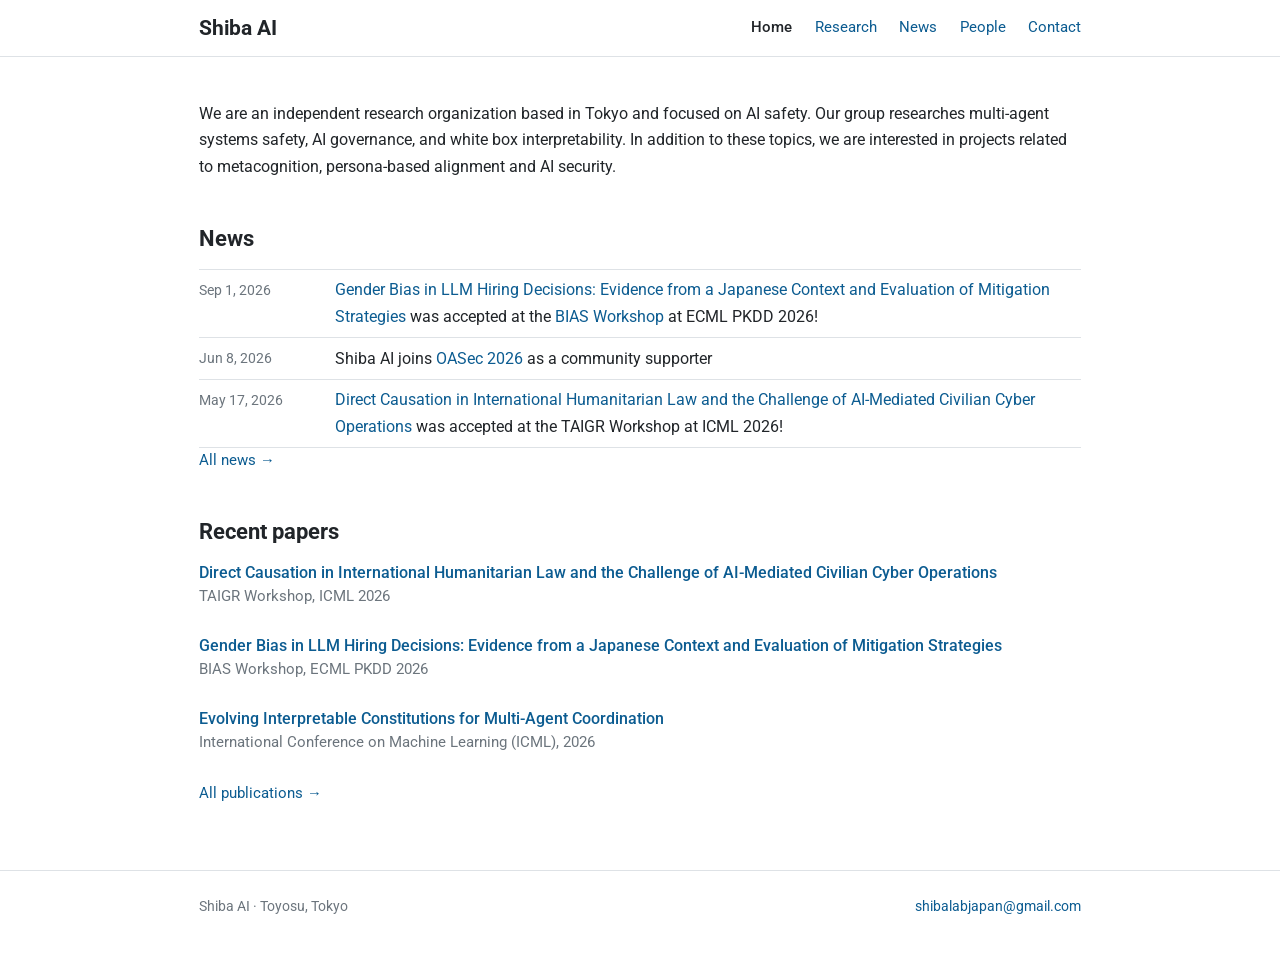
<file: index.html>
<!DOCTYPE html>
<html lang="en">
<head>
<meta charset="utf-8">
<meta name="viewport" content="width=device-width, initial-scale=1">
<title>Shiba AI</title>
<meta name="description" content="Shiba AI is an independent research organization based in Tokyo, focused on AI safety.">
<!-- STAGING ONLY: keeps the preview URL out of search results.
     DELETE this meta tag when the site goes live on shiba-ai.jp. -->
<meta name="robots" content="noindex, nofollow">
<link rel="preconnect" href="https://fonts.googleapis.com">
<link rel="preconnect" href="https://fonts.gstatic.com" crossorigin>
<link href="https://fonts.googleapis.com/css2?family=Roboto:wght@400;500;700&display=swap" rel="stylesheet">
<link rel="stylesheet" href="css/style.css">
</head>
<body>

<header class="site-header">
  <div class="wrap">
    <h1><a class="brand" href="index.html">Shiba AI</a></h1>
    <nav class="nav">
      <a href="index.html" aria-current="page">Home</a>
      <a href="research.html">Research</a>
      <a href="news.html">News</a>
      <a href="people.html">People</a>
      <a href="contact.html">Contact</a>
    </nav>
  </div>
</header>

<main class="wrap">

  <p>We are an independent research organization based in Tokyo and focused on
    AI safety. Our group researches multi-agent systems safety, AI governance,
    and white box interpretability. In addition to these topics, we are
    interested in projects related to metacognition, persona-based alignment and
    AI security.</p>

  <h2>News</h2>

  <ul class="news">
    <li>
      <span class="news-date">Sep 1, 2026</span>
      <span class="news-item"><a href="https://arxiv.org/abs/2606.18649">Gender Bias in LLM Hiring Decisions: Evidence from a Japanese Context and Evaluation of Mitigation Strategies</a> was accepted at the <a href="https://sites.google.com/view/bias-2026-ecmlpkdd">BIAS Workshop</a> at ECML PKDD 2026!</span>
    </li>
    <li>
      <span class="news-date">Jun 8, 2026</span>
      <span class="news-item">Shiba AI joins <a href="https://oasec.org/">OASec 2026</a> as a community supporter</span>
    </li>
    <li>
      <span class="news-date">May 17, 2026</span>
      <span class="news-item"><a href="https://arxiv.org/abs/2606.29175">Direct Causation in International Humanitarian Law and the Challenge of AI-Mediated Civilian Cyber Operations</a> was accepted at the TAIGR Workshop at ICML 2026!</span>
    </li>
  </ul>

  <p class="small"><a href="news.html">All news &rarr;</a></p>

  <h2>Recent papers</h2>

  <ul class="pub-list">
    <li class="pub">
      <a class="pub-title" href="https://arxiv.org/abs/2606.29175">Direct Causation in International Humanitarian Law and the Challenge of AI-Mediated Civilian Cyber Operations</a>
      <span class="pub-venue">TAIGR Workshop, ICML 2026</span>
    </li>
    <li class="pub">
      <a class="pub-title" href="https://arxiv.org/abs/2606.18649">Gender Bias in LLM Hiring Decisions: Evidence from a Japanese Context and Evaluation of Mitigation Strategies</a>
      <span class="pub-venue">BIAS Workshop, ECML PKDD 2026</span>
    </li>
    <li class="pub">
      <a class="pub-title" href="https://arxiv.org/abs/2602.00755">Evolving Interpretable Constitutions for Multi-Agent Coordination</a>
      <span class="pub-venue">International Conference on Machine Learning (ICML), 2026</span>
    </li>
  </ul>

  <p class="small"><a href="research.html">All publications &rarr;</a></p>

</main>

<footer class="site-footer">
  <div class="wrap">
    <span>Shiba AI &middot; Toyosu, Tokyo</span>
    <span><a href="mailto:shibalabjapan@gmail.com">shibalabjapan@gmail.com</a></span>
  </div>
</footer>

</body>
</html>
</file>
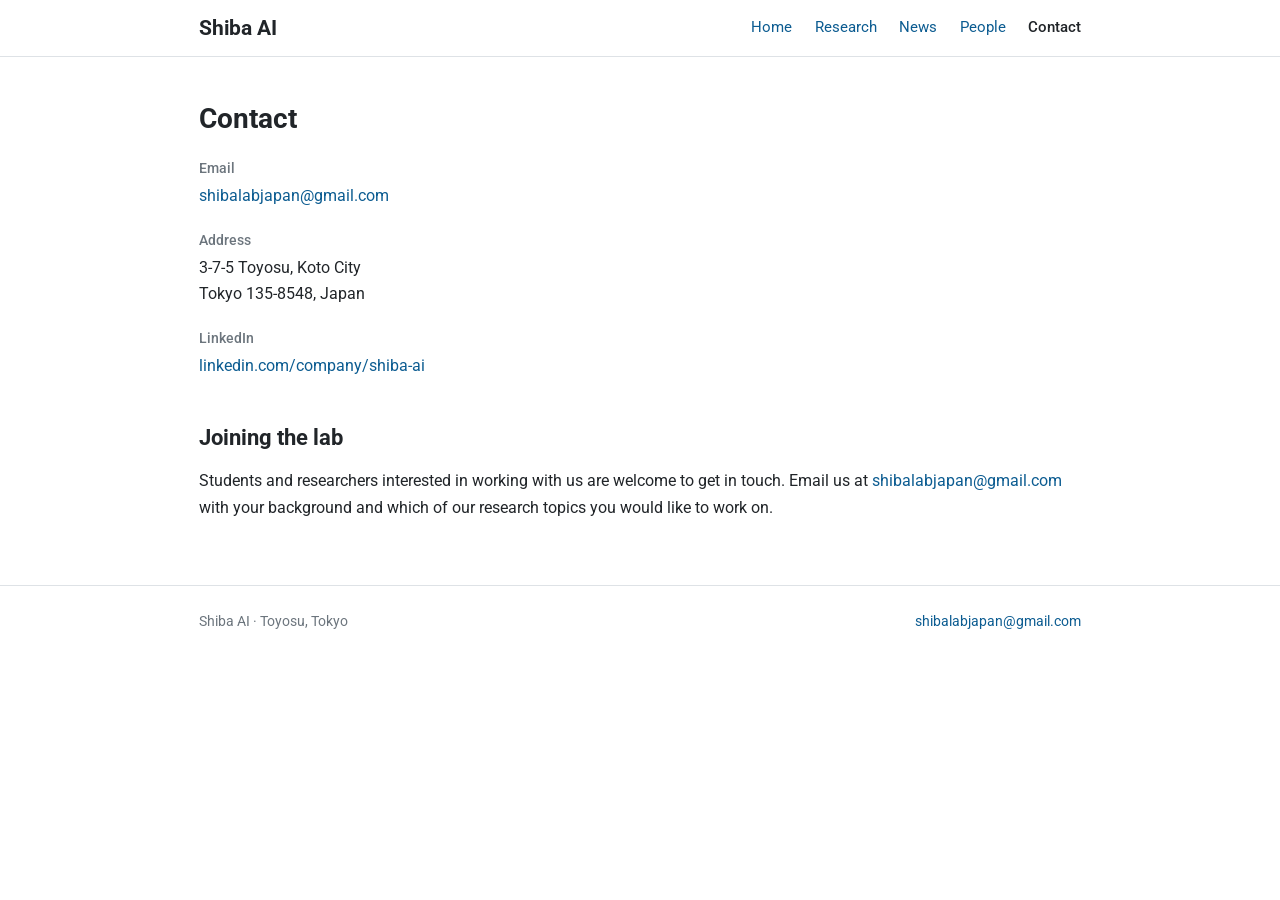
<file: contact.html>
<!DOCTYPE html>
<html lang="en">
<head>
<meta charset="utf-8">
<meta name="viewport" content="width=device-width, initial-scale=1">
<title>Contact — Shiba AI</title>
<meta name="description" content="Contact Shiba AI, an independent AI safety research organization in Toyosu, Tokyo.">
<!-- STAGING ONLY: keeps the preview URL out of search results.
     DELETE this meta tag when the site goes live on shiba-ai.jp. -->
<meta name="robots" content="noindex, nofollow">
<link rel="preconnect" href="https://fonts.googleapis.com">
<link rel="preconnect" href="https://fonts.gstatic.com" crossorigin>
<link href="https://fonts.googleapis.com/css2?family=Roboto:wght@400;500;700&display=swap" rel="stylesheet">
<link rel="stylesheet" href="css/style.css">
</head>
<body>

<header class="site-header">
  <div class="wrap">
    <a class="brand" href="index.html">Shiba AI</a>
    <nav class="nav">
      <a href="index.html">Home</a>
      <a href="research.html">Research</a>
      <a href="news.html">News</a>
      <a href="people.html">People</a>
      <a href="contact.html" aria-current="page">Contact</a>
    </nav>
  </div>
</header>

<main class="wrap">

  <h1>Contact</h1>

  <dl class="facts">
    <dt>Email</dt>
    <dd><a href="mailto:shibalabjapan@gmail.com">shibalabjapan@gmail.com</a></dd>

    <dt>Address</dt>
    <dd>3-7-5 Toyosu, Koto City<br>Tokyo 135-8548, Japan</dd>

    <dt>LinkedIn</dt>
    <dd><a href="https://www.linkedin.com/company/shiba-ai/">linkedin.com/company/shiba-ai</a></dd>
  </dl>

  <h2>Joining the lab</h2>

  <p>Students and researchers interested in working with us are welcome to get
    in touch. Email us at
    <a href="mailto:shibalabjapan@gmail.com">shibalabjapan@gmail.com</a> with
    your background and which of our research topics you would like to work
    on.</p>

</main>

<footer class="site-footer">
  <div class="wrap">
    <span>Shiba AI &middot; Toyosu, Tokyo</span>
    <span><a href="mailto:shibalabjapan@gmail.com">shibalabjapan@gmail.com</a></span>
  </div>
</footer>

</body>
</html>
</file>
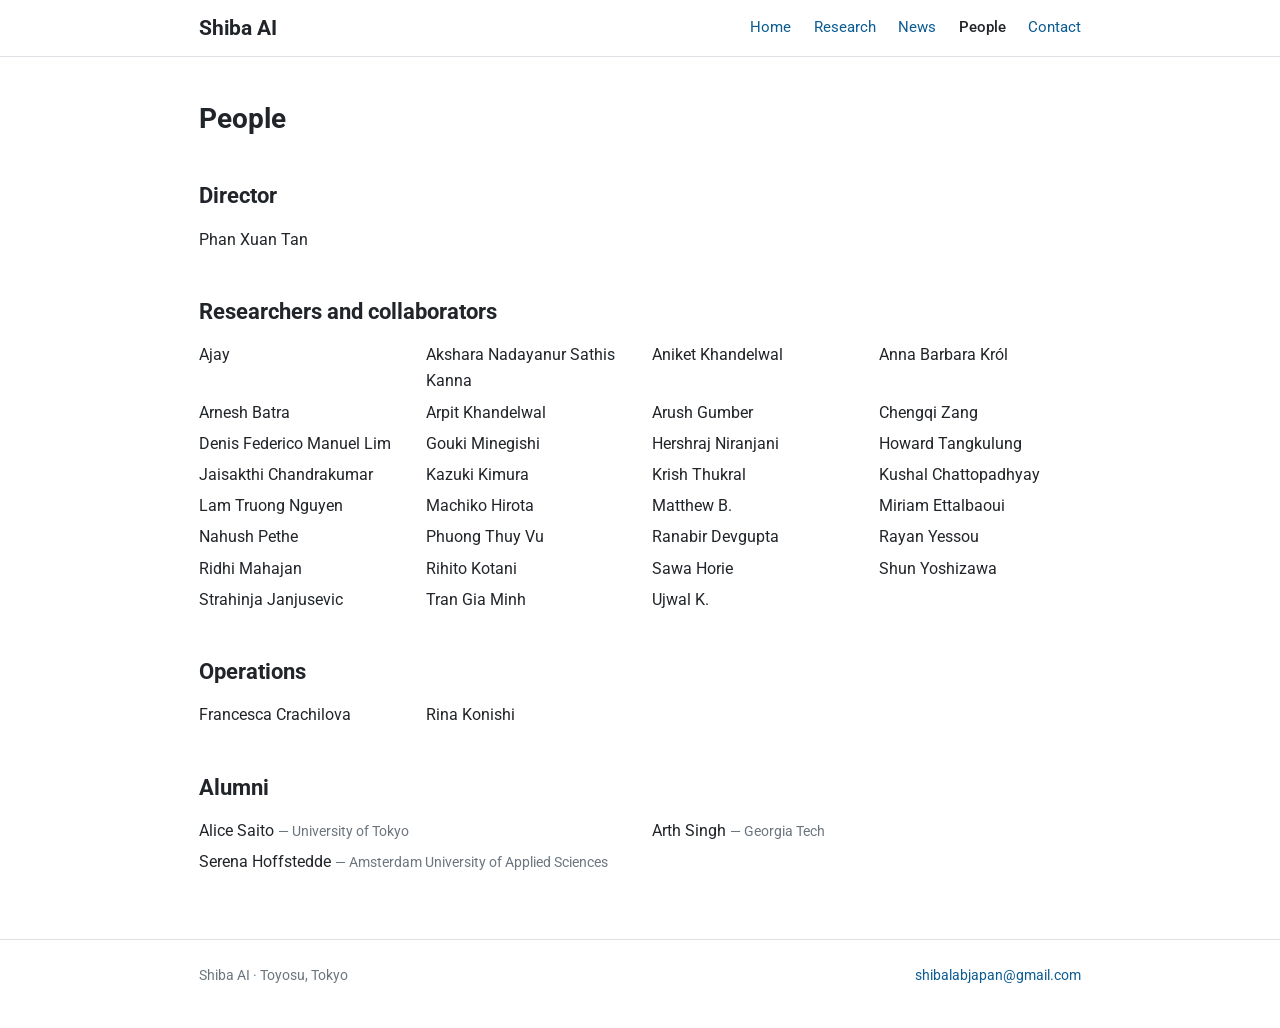
<file: people.html>
<!DOCTYPE html>
<html lang="en">
<head>
<meta charset="utf-8">
<meta name="viewport" content="width=device-width, initial-scale=1">
<title>People — Shiba AI</title>
<meta name="description" content="Members of Shiba AI, an independent AI safety research organization in Tokyo.">
<!-- STAGING ONLY: keeps the preview URL out of search results.
     DELETE this meta tag when the site goes live on shiba-ai.jp. -->
<meta name="robots" content="noindex, nofollow">
<link rel="preconnect" href="https://fonts.googleapis.com">
<link rel="preconnect" href="https://fonts.gstatic.com" crossorigin>
<link href="https://fonts.googleapis.com/css2?family=Roboto:wght@400;500;700&display=swap" rel="stylesheet">
<link rel="stylesheet" href="css/style.css">
</head>
<body>

<header class="site-header">
  <div class="wrap">
    <a class="brand" href="index.html">Shiba AI</a>
    <nav class="nav">
      <a href="index.html">Home</a>
      <a href="research.html">Research</a>
      <a href="news.html">News</a>
      <a href="people.html" aria-current="page">People</a>
      <a href="contact.html">Contact</a>
    </nav>
  </div>
</header>

<main class="wrap">

  <h1>People</h1>

  <!-- Names carried over from shiba-ai.jp/team. Researchers are alphabetical by
       first name — the list has mononyms and abbreviated surnames, so sorting by
       surname doesn't work cleanly. To add someone: one <li> in the right group. -->

  <section>
    <h2>Director</h2>
    <ul class="people">
      <li>Phan Xuan Tan</li>
    </ul>
  </section>

  <section>
    <h2>Researchers and collaborators</h2>
    <ul class="people">
      <li>Ajay</li>
      <li>Akshara Nadayanur Sathis Kanna</li>
      <li>Aniket Khandelwal</li>
      <li>Anna Barbara Król</li>
      <li>Arnesh Batra</li>
      <li>Arpit Khandelwal</li>
      <li>Arush Gumber</li>
      <li>Chengqi Zang</li>
      <li>Denis Federico Manuel Lim</li>
      <li>Gouki Minegishi</li>
      <li>Hershraj Niranjani</li>
      <li>Howard Tangkulung</li>
      <li>Jaisakthi Chandrakumar</li>
      <li>Kazuki Kimura</li>
      <li>Krish Thukral</li>
      <li>Kushal Chattopadhyay</li>
      <li>Lam Truong Nguyen</li>
      <li>Machiko Hirota</li>
      <li>Matthew B.</li>
      <li>Miriam Ettalbaoui</li>
      <li>Nahush Pethe</li>
      <li>Phuong Thuy Vu</li>
      <li>Ranabir Devgupta</li>
      <li>Rayan Yessou</li>
      <li>Ridhi Mahajan</li>
      <li>Rihito Kotani</li>
      <li>Sawa Horie</li>
      <li>Shun Yoshizawa</li>
      <li>Strahinja Janjusevic</li>
      <li>Tran Gia Minh</li>
      <li>Ujwal K.</li>
    </ul>
  </section>

  <section>
    <h2>Operations</h2>
    <ul class="people">
      <li>Francesca Crachilova</li>
      <li>Rina Konishi</li>
    </ul>
  </section>

  <section>
    <h2>Alumni</h2>
    <ul class="people people-wide">
      <li>Alice Saito <span class="affil">University of Tokyo</span></li>
      <li>Arth Singh <span class="affil">Georgia Tech</span></li>
      <li>Serena Hoffstedde <span class="affil">Amsterdam University of Applied Sciences</span></li>
    </ul>
  </section>

</main>

<footer class="site-footer">
  <div class="wrap">
    <span>Shiba AI &middot; Toyosu, Tokyo</span>
    <span><a href="mailto:shibalabjapan@gmail.com">shibalabjapan@gmail.com</a></span>
  </div>
</footer>

</body>
</html>
</file>
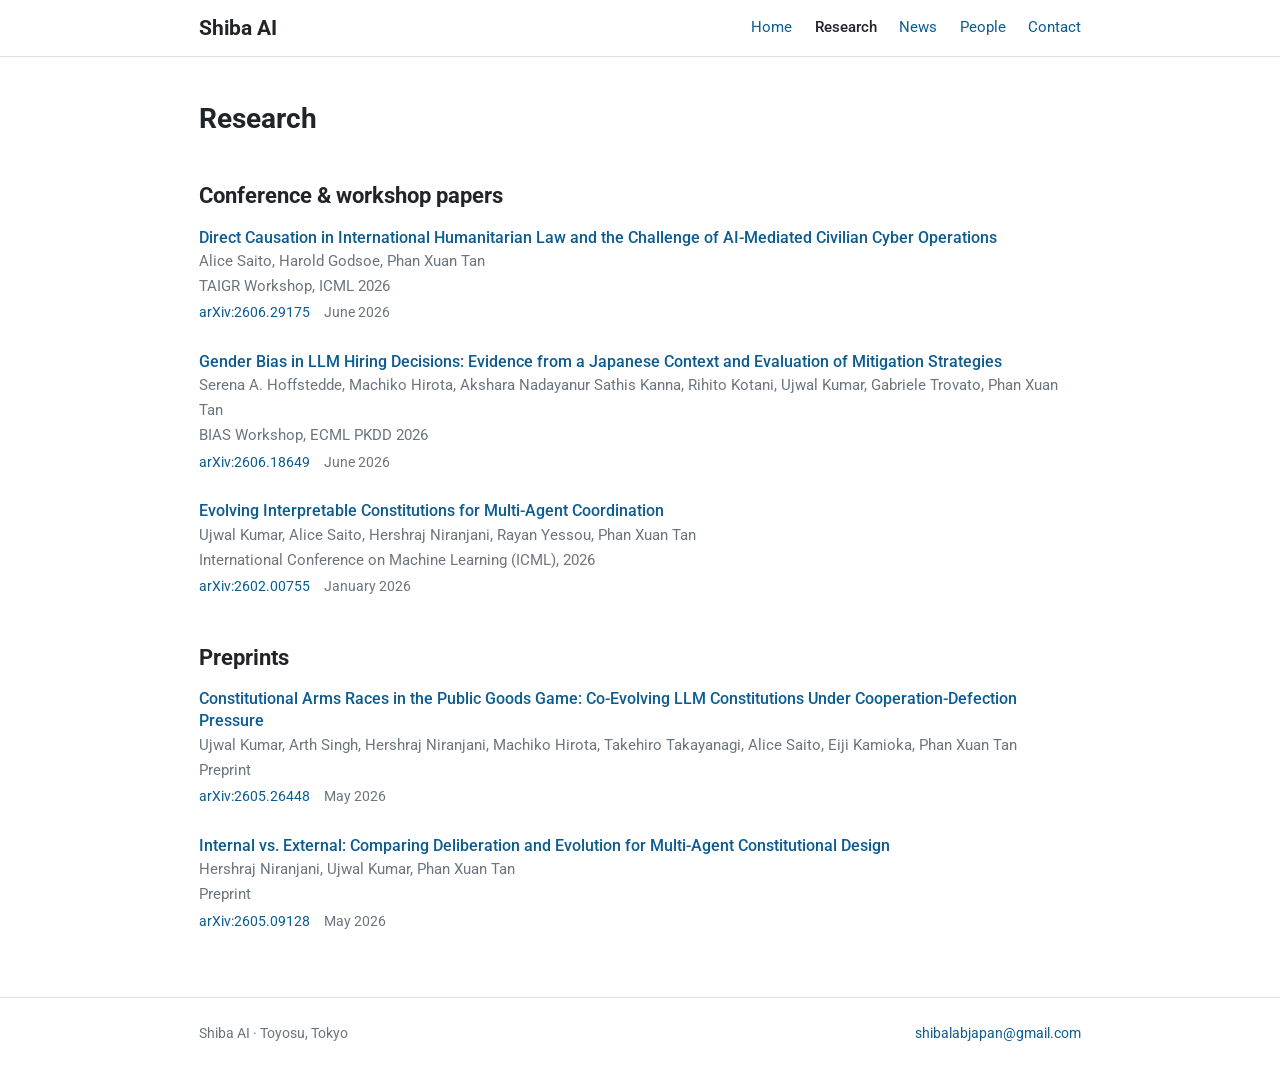
<file: research.html>
<!DOCTYPE html>
<html lang="en">
<head>
<meta charset="utf-8">
<meta name="viewport" content="width=device-width, initial-scale=1">
<title>Research — Shiba AI</title>
<meta name="description" content="Publications from Shiba AI, an independent AI safety research organization in Tokyo.">
<!-- STAGING ONLY: keeps the preview URL out of search results.
     DELETE this meta tag when the site goes live on shiba-ai.jp. -->
<meta name="robots" content="noindex, nofollow">
<link rel="preconnect" href="https://fonts.googleapis.com">
<link rel="preconnect" href="https://fonts.gstatic.com" crossorigin>
<link href="https://fonts.googleapis.com/css2?family=Roboto:wght@400;500;700&display=swap" rel="stylesheet">
<link rel="stylesheet" href="css/style.css">
</head>
<body>

<header class="site-header">
  <div class="wrap">
    <a class="brand" href="index.html">Shiba AI</a>
    <nav class="nav">
      <a href="index.html">Home</a>
      <a href="research.html" aria-current="page">Research</a>
      <a href="news.html">News</a>
      <a href="people.html">People</a>
      <a href="contact.html">Contact</a>
    </nav>
  </div>
</header>

<main class="wrap">

  <h1>Research</h1>

  <!-- Ordered newest first within each section, by arXiv v1 posting date.
       TO ADD A PAPER: copy one <li class="pub"> block into the right section,
       in date order, and edit title + arXiv id, authors, venue, and date. -->

  <h2>Conference &amp; workshop papers</h2>

  <ul class="pub-list">

    <li class="pub">
      <a class="pub-title" href="https://arxiv.org/abs/2606.29175">Direct Causation in International Humanitarian Law and the Challenge of AI-Mediated Civilian Cyber Operations</a>
      <span class="pub-authors">Alice Saito, Harold Godsoe, Phan Xuan Tan</span>
      <span class="pub-venue">TAIGR Workshop, ICML 2026</span>
      <span class="pub-links">
        <a href="https://arxiv.org/abs/2606.29175">arXiv:2606.29175</a>
        <span class="pub-date">June 2026</span>
      </span>
    </li>

    <li class="pub">
      <a class="pub-title" href="https://arxiv.org/abs/2606.18649">Gender Bias in LLM Hiring Decisions: Evidence from a Japanese Context and Evaluation of Mitigation Strategies</a>
      <span class="pub-authors">Serena A. Hoffstedde, Machiko Hirota, Akshara Nadayanur Sathis Kanna, Rihito Kotani, Ujwal Kumar, Gabriele Trovato, Phan Xuan Tan</span>
      <span class="pub-venue">BIAS Workshop, ECML PKDD 2026</span>
      <span class="pub-links">
        <a href="https://arxiv.org/abs/2606.18649">arXiv:2606.18649</a>
        <span class="pub-date">June 2026</span>
        <!-- SLIDES: drop the file in assets/slides/ and uncomment the next line.
        <a href="assets/slides/bias-2026-hiring-slides.pdf">Slides</a>
        -->
      </span>
    </li>

    <li class="pub">
      <a class="pub-title" href="https://arxiv.org/abs/2602.00755">Evolving Interpretable Constitutions for Multi-Agent Coordination</a>
      <span class="pub-authors">Ujwal Kumar, Alice Saito, Hershraj Niranjani, Rayan Yessou, Phan Xuan Tan</span>
      <span class="pub-venue">International Conference on Machine Learning (ICML), 2026</span>
      <span class="pub-links">
        <a href="https://arxiv.org/abs/2602.00755">arXiv:2602.00755</a>
        <span class="pub-date">January 2026</span>
      </span>
    </li>

  </ul>

  <h2>Preprints</h2>

  <ul class="pub-list">

    <li class="pub">
      <a class="pub-title" href="https://arxiv.org/abs/2605.26448">Constitutional Arms Races in the Public Goods Game: Co-Evolving LLM Constitutions Under Cooperation-Defection Pressure</a>
      <span class="pub-authors">Ujwal Kumar, Arth Singh, Hershraj Niranjani, Machiko Hirota, Takehiro Takayanagi, Alice Saito, Eiji Kamioka, Phan Xuan Tan</span>
      <span class="pub-venue">Preprint</span>
      <span class="pub-links">
        <a href="https://arxiv.org/abs/2605.26448">arXiv:2605.26448</a>
        <span class="pub-date">May 2026</span>
      </span>
    </li>

    <li class="pub">
      <a class="pub-title" href="https://arxiv.org/abs/2605.09128">Internal vs. External: Comparing Deliberation and Evolution for Multi-Agent Constitutional Design</a>
      <span class="pub-authors">Hershraj Niranjani, Ujwal Kumar, Phan Xuan Tan</span>
      <span class="pub-venue">Preprint</span>
      <span class="pub-links">
        <a href="https://arxiv.org/abs/2605.09128">arXiv:2605.09128</a>
        <span class="pub-date">May 2026</span>
      </span>
    </li>

  </ul>

</main>

<footer class="site-footer">
  <div class="wrap">
    <span>Shiba AI &middot; Toyosu, Tokyo</span>
    <span><a href="mailto:shibalabjapan@gmail.com">shibalabjapan@gmail.com</a></span>
  </div>
</footer>

</body>
</html>
</file>
<file: css/style.css>
/* Shiba AI — single stylesheet for the whole site.
   Layout and palette follow robirahman.com (Astro source, MIT): 930px measure,
   Roboto, blue links, near-black dark mode. */

:root {
  --bg: #ffffff;
  --fg: #212529;
  --fg-muted: #6c757d;
  --rule: #dee2e6;
  --link: #0c5c91;
  --link-hover: #0a4f7b;
  --surface: #f8f9fa;
  --measure: 930px;
  --font: "Roboto", -apple-system, BlinkMacSystemFont, "Segoe UI",
    "Hiragino Kaku Gothic ProN", "Noto Sans JP", sans-serif;
}

@media (prefers-color-scheme: dark) {
  :root {
    --bg: #0f1117;
    --fg: #e2e8f0;
    --fg-muted: #94a3b8;
    --rule: #2d3748;
    --link: #60a5d4;
    --link-hover: #93c5e8;
    --surface: #1e2030;
  }
}

*,
*::before,
*::after {
  box-sizing: border-box;
}

html {
  -webkit-text-size-adjust: 100%;
}

body {
  margin: 0;
  background: var(--bg);
  color: var(--fg);
  font-family: var(--font);
  font-size: 1rem;
  line-height: 1.65;
  -webkit-font-smoothing: antialiased;
}

.wrap {
  max-width: var(--measure);
  margin: 0 auto;
  padding: 0 1.5rem;
}

/* ---------- links ---------- */

a {
  color: var(--link);
  text-decoration: none;
}

a:hover {
  color: var(--link-hover);
  text-decoration: underline;
}

/* ---------- header / nav ---------- */

.site-header {
  border-bottom: 1px solid var(--rule);
  margin-bottom: 2.75rem;
}

.site-header .wrap {
  min-height: 56px;
  display: flex;
  flex-wrap: wrap;
  align-items: center;
  justify-content: space-between;
  gap: 0.5rem 2rem;
  padding-top: 0.5rem;
  padding-bottom: 0.5rem;
}

.brand {
  font-size: 1.3rem;
  font-weight: 700;
  letter-spacing: -0.01em;
  color: var(--fg);
}

.brand:hover {
  color: var(--link);
  text-decoration: none;
}

/* On the homepage the brand IS the page's h1 — keep it at brand size. */
.site-header h1 {
  font-size: inherit;
  line-height: inherit;
  font-weight: inherit;
  margin: 0;
}

.nav {
  display: flex;
  flex-wrap: wrap;
  gap: 1.4rem;
  font-size: 0.95rem;
}

.nav a[aria-current="page"] {
  color: var(--fg);
  font-weight: 500;
}

/* ---------- typography ---------- */

h1 {
  font-size: 1.75rem;
  line-height: 1.3;
  margin: 0 0 0.25rem;
}

h2 {
  font-size: 1.4rem;
  line-height: 1.3;
  margin: 2.75rem 0 1rem;
}

h3 {
  font-size: 1.15rem;
  line-height: 1.3;
  margin: 1.75rem 0 0.5rem;
}

p {
  margin: 0 0 1.1rem;
}

.small {
  font-size: 0.925rem;
}

/* ---------- publications ---------- */

.pub-list {
  list-style: none;
  margin: 0;
  padding: 0;
}

.pub {
  margin-bottom: 1.6rem;
}

.pub-title {
  display: block;
  font-weight: 500;
  line-height: 1.4;
}

.pub-authors {
  display: block;
  font-size: 0.95rem;
  color: var(--fg-muted);
}

.pub-venue {
  display: block;
  font-size: 0.95rem;
  color: var(--fg-muted);
}

.pub-links {
  display: flex;
  flex-wrap: wrap;
  gap: 0.9rem;
  font-size: 0.9rem;
  margin-top: 0.15rem;
}

.pub-date {
  color: var(--fg-muted);
}

/* ---------- news ---------- */

.news {
  list-style: none;
  margin: 0;
  padding: 0;
}

.news li {
  display: grid;
  grid-template-columns: 7.5rem 1fr;
  gap: 0 1rem;
  padding: 0.45rem 0;
  border-bottom: 1px solid var(--rule);
}

.news li:first-child {
  border-top: 1px solid var(--rule);
}

.news-date {
  color: var(--fg-muted);
  font-size: 0.9rem;
  padding-top: 0.1rem;
  white-space: nowrap;
}

@media (max-width: 34rem) {
  .news li {
    grid-template-columns: 1fr;
    gap: 0.1rem;
  }
}

/* ---------- people ---------- */

.people {
  list-style: none;
  margin: 0;
  padding: 0;
  display: grid;
  gap: 0.3rem 1.5rem;
  /* 12rem gives 4 columns at full width, so 32 names read as 8 rows rather
     than 11. Raise it to 14rem for 3 wider columns if long names wrap badly. */
  grid-template-columns: repeat(auto-fill, minmax(12rem, 1fr));
}

.people li {
  min-width: 0;
}

/* Alumni carry a current affiliation, so they need wider columns. */
.people-wide {
  grid-template-columns: repeat(auto-fill, minmax(20rem, 1fr));
}

.affil {
  color: var(--fg-muted);
  font-size: 0.9rem;
}

.affil::before {
  content: "— ";
}


/* ---------- contact ---------- */

.facts {
  margin: 0;
}

.facts dt {
  font-weight: 500;
  color: var(--fg-muted);
  font-size: 0.9rem;
  margin-top: 1.25rem;
}

.facts dd {
  margin: 0.1rem 0 0;
}

/* ---------- footer ---------- */

.site-footer {
  margin-top: 4rem;
  border-top: 1px solid var(--rule);
  padding: 1.5rem 0 2.5rem;
  font-size: 0.9rem;
  color: var(--fg-muted);
}

.site-footer .wrap {
  display: flex;
  flex-wrap: wrap;
  gap: 0.4rem 2rem;
  justify-content: space-between;
}

@media (max-width: 34rem) {
  .site-header {
    margin-bottom: 2rem;
  }

  h1 {
    font-size: 1.5rem;
  }

  h2 {
    font-size: 1.25rem;
  }
}
</file>
